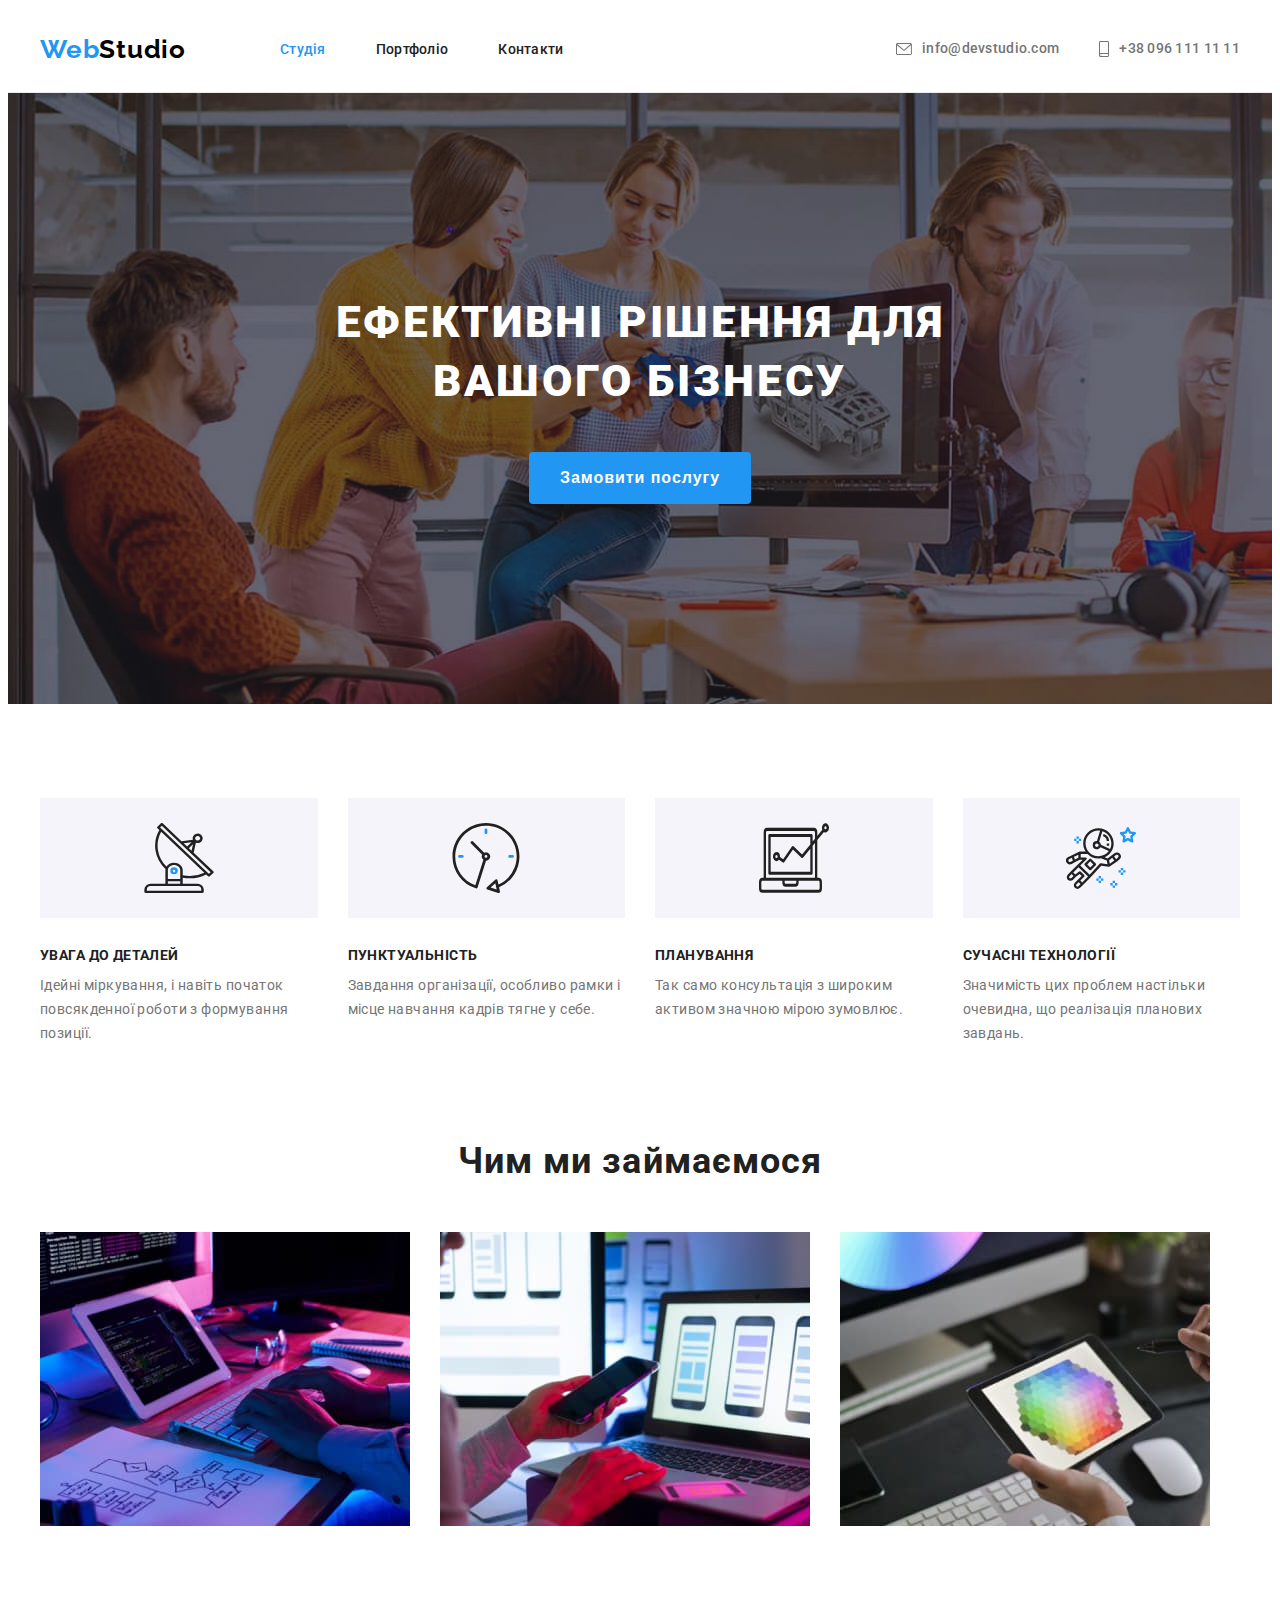
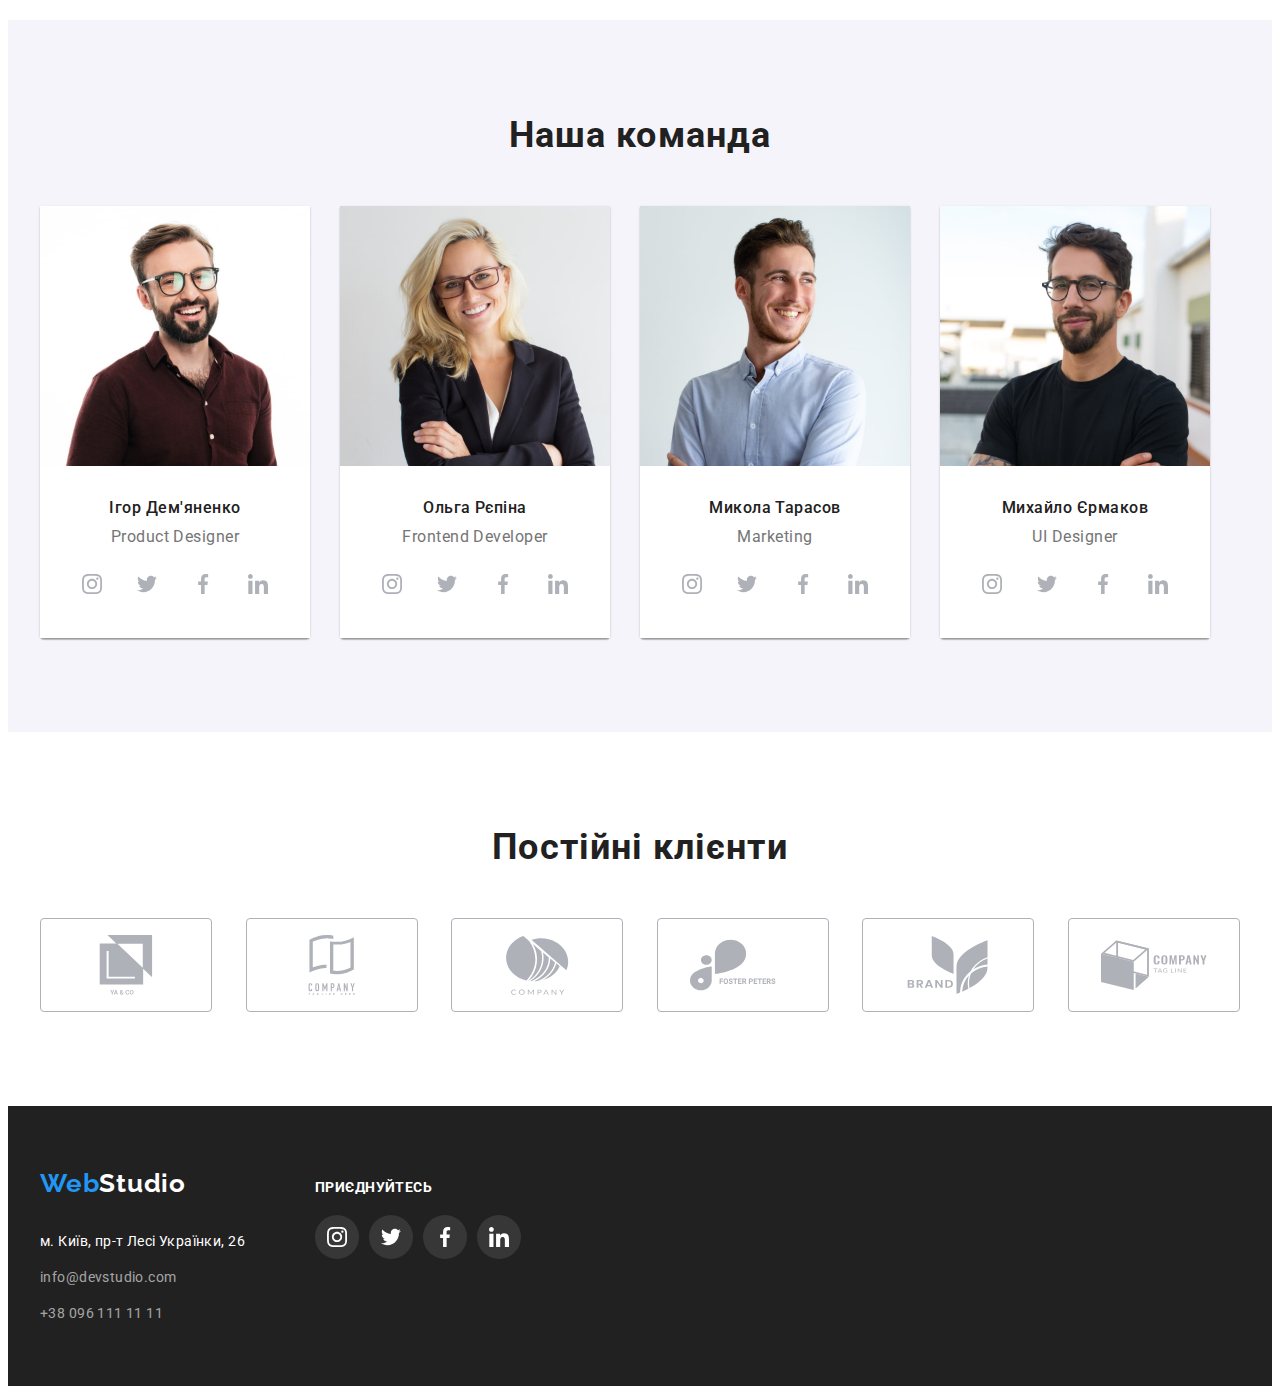
<file: index.html>
<!DOCTYPE html>
<html lang="uk">

<head>
    <meta charset="UTF-8">
    <meta http-equiv="X-UA-Compatible" content="IE=edge">
    <meta name="viewport" content="width=device-width, initial-scale=1.0">
    <title>Document</title>
    <link
        href="https://fonts.googleapis.com/css2?family=Raleway:wght@700&family=Roboto:wght@400;500;700;900&display=swap"
        rel="stylesheet">
    <link rel="stylesheet" href="https://cdnjs.cloudflare.com/ajax/libs/modern-normalize/2.0.0/modern-normalize.min.css"
        integrity="sha512-4xo8blKMVCiXpTaLzQSLSw3KFOVPWhm/TRtuPVc4WG6kUgjH6J03IBuG7JZPkcWMxJ5huwaBpOpnwYElP/m6wg=="
        crossorigin="anonymous" referrerpolicy="no-referrer" />
    <link rel="stylesheet" href="./css/style.css">
</head>

<body>
    <header class="header">
        <div class="container header-container">
            <a class=" logo logo-first-part link" href="">Web<span class="part-logo">Studio</span></a>
            <nav class="navigation">
                <ul class="nav-list list">
                    <li class="nav-link-item"><a class="nav-link-list active link" href="./index.html">Студія</a></li>
                    <li class="nav-link-item"><a class="nav-link-list link" href="./portfolio.html">Портфоліо</a>
                    </li>
                    <li class="nav-link-item"><a class="nav-link-list link" href="">Контакти</a></li>
                </ul>
            </nav>
            <ul class="contact-list list">
                <li class="contact-list-item">
                    <a class="contact-mail link" href="mailto:info@devstudio.com"><svg class="contact-icon-mail">
                            <use href="./images/icons.svg#envelope"></use>
                        </svg>info@devstudio.com</a>
                </li>
                <li class="contact-list-item">
                    <a class="contact-number link" href="tel:+380961111111">
                        <svg class="contact-icon-number">
                            <use href="./images/icons.svg#smartphone"></use>
                        </svg>
                        +38 096 111 11
                        11</a>
                </li>
            </ul>
        </div>
    </header>
    <main>

        <!--HERO-->

        <section class="hero">
            <div class="container">
                <h1 class="hero-title overtitle ">Ефективні рішення для вашого бізнесу</h1>
                <button class="hero-button active-btn" type="button">Замовити послугу</button>
            </div>
        </section>

        <!--ADVANTAGES-->

        <section class="advantages-section section">
            <div class="container">
                <ul class="advantages-list list">
                    <li class="advantages-list-item advantages-icon-antena">
                        <h3 class="advantages-title">Увага до деталей</h3>
                        <p class="advantages-desc">Ідейні міркування, і навіть початок повсякденної роботи з формування
                            позиції.</p>
                    </li>
                    <li class="advantages-list-item advantages-icon-clock">
                        <h3 class="advantages-title">Пунктуальність</h3>
                        <p class="advantages-desc">Завдання організації, особливо рамки і місце навчання кадрів тягне у
                            себе.</p>
                    </li>
                    <li class="advantages-list-item advantages-icon-vector">
                        <h3 class="advantages-title">Планування</h3>
                        <p class="advantages-desc">Так само консультація з широким активом значною мірою зумовлює.</p>
                    </li>
                    <li class="advantages-list-item advantages-icon-astronaut">
                        <h3 class="advantages-title">Сучасні технології</h3>
                        <p class="advantages-desc">Значимість цих проблем настільки очевидна, що реалізація планових
                            завдань.</p>
                    </li>
                </ul>
            </div>
        </section>

        <!--MAIN-->

        <section class="main">
            <div class="container">
                <h2 class="position title">Чим ми займаємося</h2>
                <ul class="main-list list">
                    <li class="main-list-iteam"><img class="main-image" src="./images/box-1.jpg"
                            alt="праця на комп'ютері" width="370" height="294">
                    </li>
                    <li class="main-list-iteam"><img class="main-image" src="./images/box-2.jpg"
                            alt=" ком'ютер і телефон" width="370" height="294">
                    </li>
                    <li class="main-list-iteam"><img class="main-image" src="./images/box-3.jpg" alt="праця на планшеті"
                            width="370" height="294">
                    </li>
                </ul>
            </div>
        </section>

        <!--EMPLOYEES-->

        <section class="employees section">
            <div class="container">
                <h2 class="employees-title position title">Наша команда</h2>
                <ul class="employees-list list">
                    <li class="employees-card">
                        <img class="employees-photo" src="./images/command-4.jpg" alt="чоловік в окулярах" width="270"
                            height="260">
                        <div class="employees-wrapper">
                            <h3 class="employees-name position">Ігор Дем'яненко</h3>
                            <p class="employees-position position" lang="en">Product Designer</p>
                            <ul class="social-list list">
                                <li class="social-list-item">
                                    <a class="social-list-link" href="">
                                        <svg class="social-list-icon" width="20" height="20">
                                            <use href="./images/icons.svg#instagram"></use>
                                        </svg>
                                    </a>
                                </li>
                                <li class="social-list-item">
                                    <a class="social-list-link" href="">
                                        <svg class="social-list-icon" width="20" height="20">
                                            <use href="./images/icons.svg#twitter"></use>
                                        </svg>
                                    </a>
                                </li>
                                <li class="social-list-item">
                                    <a class="social-list-link" href="">
                                        <svg class="social-list-icon" width="20" height="20">
                                            <use href="./images/icons.svg#facebook"></use>
                                        </svg>
                                    </a>
                                </li>
                                <li class="social-list-item">
                                    <a class="social-list-link" href="">
                                        <svg class="social-list-icon" width="20" height="20">
                                            <use href="./images/icons.svg#linkedin"></use>
                                        </svg>
                                    </a>
                                </li>
                            </ul>
                        </div>
                    </li>
                    <li class="employees-card">
                        <img class="employees-photo" src="./images/command-2.jpg" alt="жінка в окулярах" width="270"
                            height="260">
                        <div class="employees-wrapper">
                            <h3 class="employees-name position">Ольга Рєпіна</h3>
                            <p class="employees-position position" lang="en">Frontend Developer</p>
                            <ul class="social-list list">
                                <li class="social-list-item">
                                    <a class="social-list-link" href="">
                                        <svg class="social-list-icon" width="20" height="20">
                                            <use href="./images/icons.svg#instagram"></use>
                                        </svg>
                                    </a>
                                </li>
                                <li class="social-list-item">
                                    <a class="social-list-link" href="">
                                        <svg class="social-list-icon" width="20" height="20">
                                            <use href="./images/icons.svg#twitter"></use>
                                        </svg>
                                    </a>
                                </li>
                                <li class="social-list-item">
                                    <a class="social-list-link" href="">
                                        <svg class="social-list-icon" width="20" height="20">
                                            <use href="./images/icons.svg#facebook"></use>
                                        </svg>
                                    </a>
                                </li>
                                <li class="social-list-item">
                                    <a class="social-list-link" href="">
                                        <svg class="social-list-icon" width="20" height="20">
                                            <use href="./images/icons.svg#linkedin"></use>
                                        </svg>
                                    </a>
                                </li>
                            </ul>
                        </div>
                    </li>
                    <li class="employees-card">
                        <img class="employees-photo" src="./images/command-3.jpg" alt="чоловік" width="270"
                            height="260">
                        <div class="employees-wrapper">
                            <h3 class="employees-name position">Микола Тарасов</h3>
                            <p class="employees-position position" lang="en">Marketing</p>
                            <ul class="social-list list">
                                <li class="social-list-item">
                                    <a class="social-list-link" href="">
                                        <svg class="social-list-icon" width="20" height="20">
                                            <use href="./images/icons.svg#instagram"></use>
                                        </svg>
                                    </a>
                                </li>
                                <li class="social-list-item">
                                    <a class="social-list-link" href="">
                                        <svg class="social-list-icon" width="20" height="20">
                                            <use href="./images/icons.svg#twitter"></use>
                                        </svg>
                                    </a>
                                </li>
                                <li class="social-list-item">
                                    <a class="social-list-link" href="">
                                        <svg class="social-list-icon" width="20" height="20">
                                            <use href="./images/icons.svg#facebook"></use>
                                        </svg>
                                    </a>
                                </li>
                                <li class="social-list-item">
                                    <a class="social-list-link" href="">
                                        <svg class="social-list-icon" width="20" height="20">
                                            <use href="./images/icons.svg#linkedin"></use>
                                        </svg>
                                    </a>
                                </li>
                            </ul>
                        </div>
                    </li>
                    <li class="employees-card">
                        <img class="employees-photo" src="./images/command-1.jpg" alt="чоловік в окулярах" width="270"
                            height="260">
                        <div class="employees-wrapper">
                            <h3 class="employees-name position">Михайло Єрмаков</h3>
                            <p class="employees-position position" lang="en">UI Designer</p>
                            <ul class="social-list list">
                                <li class="social-list-item">
                                    <a class="social-list-link" href="">
                                        <svg class="social-list-icon" width="20" height="20">
                                            <use href="./images/icons.svg#instagram"></use>
                                        </svg>
                                    </a>
                                </li>
                                <li class="social-list-item">
                                    <a class="social-list-link" href="">
                                        <svg class="social-list-icon" width="20" height="20">
                                            <use href="./images/icons.svg#twitter"></use>
                                        </svg>
                                    </a>
                                </li>
                                <li class="social-list-item">
                                    <a class="social-list-link" href="">
                                        <svg class="social-list-icon" width="20" height="20">
                                            <use href="./images/icons.svg#facebook"></use>
                                        </svg>
                                    </a>
                                </li>
                                <li class="social-list-item">
                                    <a class="social-list-link" href="">
                                        <svg class="social-list-icon" width="20" height="20">
                                            <use href="./images/icons.svg#linkedin"></use>
                                        </svg>
                                    </a>
                                </li>
                            </ul>
                        </div>
                    </li>
                </ul>
            </div>
        </section>

        <!------CUSTOMER------>

        <section class="customer section">
            <div class="container">
                <h2 class="title position">Постійні клієнти</h2>
                <ul class="customer-list list">
                    <li class="customer-list-item">
                        <a class="customer-link-list" href="">
                            <svg class="customer-list-icon" width="106" height="60">
                                <use href="./images/icons.svg#buyer-1"></use>
                            </svg>
                        </a>
                    </li>
                    <li class="customer-list-item">
                        <a class="customer-link-list" href="">
                            <svg class="customer-list-icon" width="106" height="60">
                                <use href="./images/icons.svg#buyer-2"></use>
                            </svg>
                        </a>
                    </li>
                    <li class="customer-list-item">
                        <a class="customer-link-list" href="">
                            <svg class="customer-list-icon" width="106" height="60">
                                <use href="./images/icons.svg#buyer-3"></use>
                            </svg>
                        </a>
                    </li>
                    <li class="customer-list-item">
                        <a class="customer-link-list" href="">
                            <svg class="customer-list-icon" width="106" height="60">
                                <use href="./images/icons.svg#buyer-4"></use>
                            </svg>
                        </a>
                    </li>
                    <li class="customer-list-item">
                        <a class="customer-link-list" href="">
                            <svg class="customer-list-icon" width="106" height="60">
                                <use href="./images/icons.svg#buyer-5"></use>
                            </svg>
                        </a>
                    </li>
                    <li class="customer-list-item">
                        <a class="customer-link-list" href="">
                            <svg class="customer-list-icon" width="106" height="60">
                                <use href="./images/icons.svg#buyer-6"></use>
                            </svg>
                        </a>
                    </li>
                </ul>
            </div>
        </section>


    </main>
    <footer class="footer decoration">
        <div class="container container-join">
            <div class="adress-container">
                <a class="logo link" href="">Web<span class="second-part">Studio</span></a>
                <address class="contact-info">
                    <p class="address">м. Київ, пр-т Лесі Українки, 26</p>
                    <ul class="list">
                        <li class="info">
                            <a class="info-mail link" href="mailto:info@devstudio.com ">info@devstudio.com</a>
                        </li>
                        <li class="info">
                            <a class="info-number link" href="tel:+380961111111">+38 096 111 11 11</a>
                        </li>
                    </ul>
                </address>
            </div>
            <div class="social-join">
                <h2 class="social">приєднуйтесь</h2>
                <ul class="social-list list">
                    <li class="social-list-item">
                        <a class="social-list-link-join" href="">
                            <svg class="social-list-icon-join" width="20" height="20">
                                <use href="./images/icons.svg#instagram"></use>
                            </svg>
                        </a>
                    </li>
                    <li class="social-list-item">
                        <a class="social-list-link-join" href="">
                            <svg class="social-list-icon-join" width="20" height="20">
                                <use href="./images/icons.svg#twitter"></use>
                            </svg>
                        </a>
                    </li>
                    <li class="social-list-item">
                        <a class="social-list-link-join" href="">
                            <svg class="social-list-icon-join" width="20" height="20">
                                <use href="./images/icons.svg#facebook"></use>
                            </svg>
                        </a>
                    </li>
                    <li class="social-list-item">
                        <a class="social-list-link-join" href="">
                            <svg class="social-list-icon-join" width="20" height="20">
                                <use href="./images/icons.svg#linkedin"></use>
                            </svg>
                        </a>
                    </li>
                </ul>
            </div>
        </div>
    </footer>

</body>

</html>
</file>
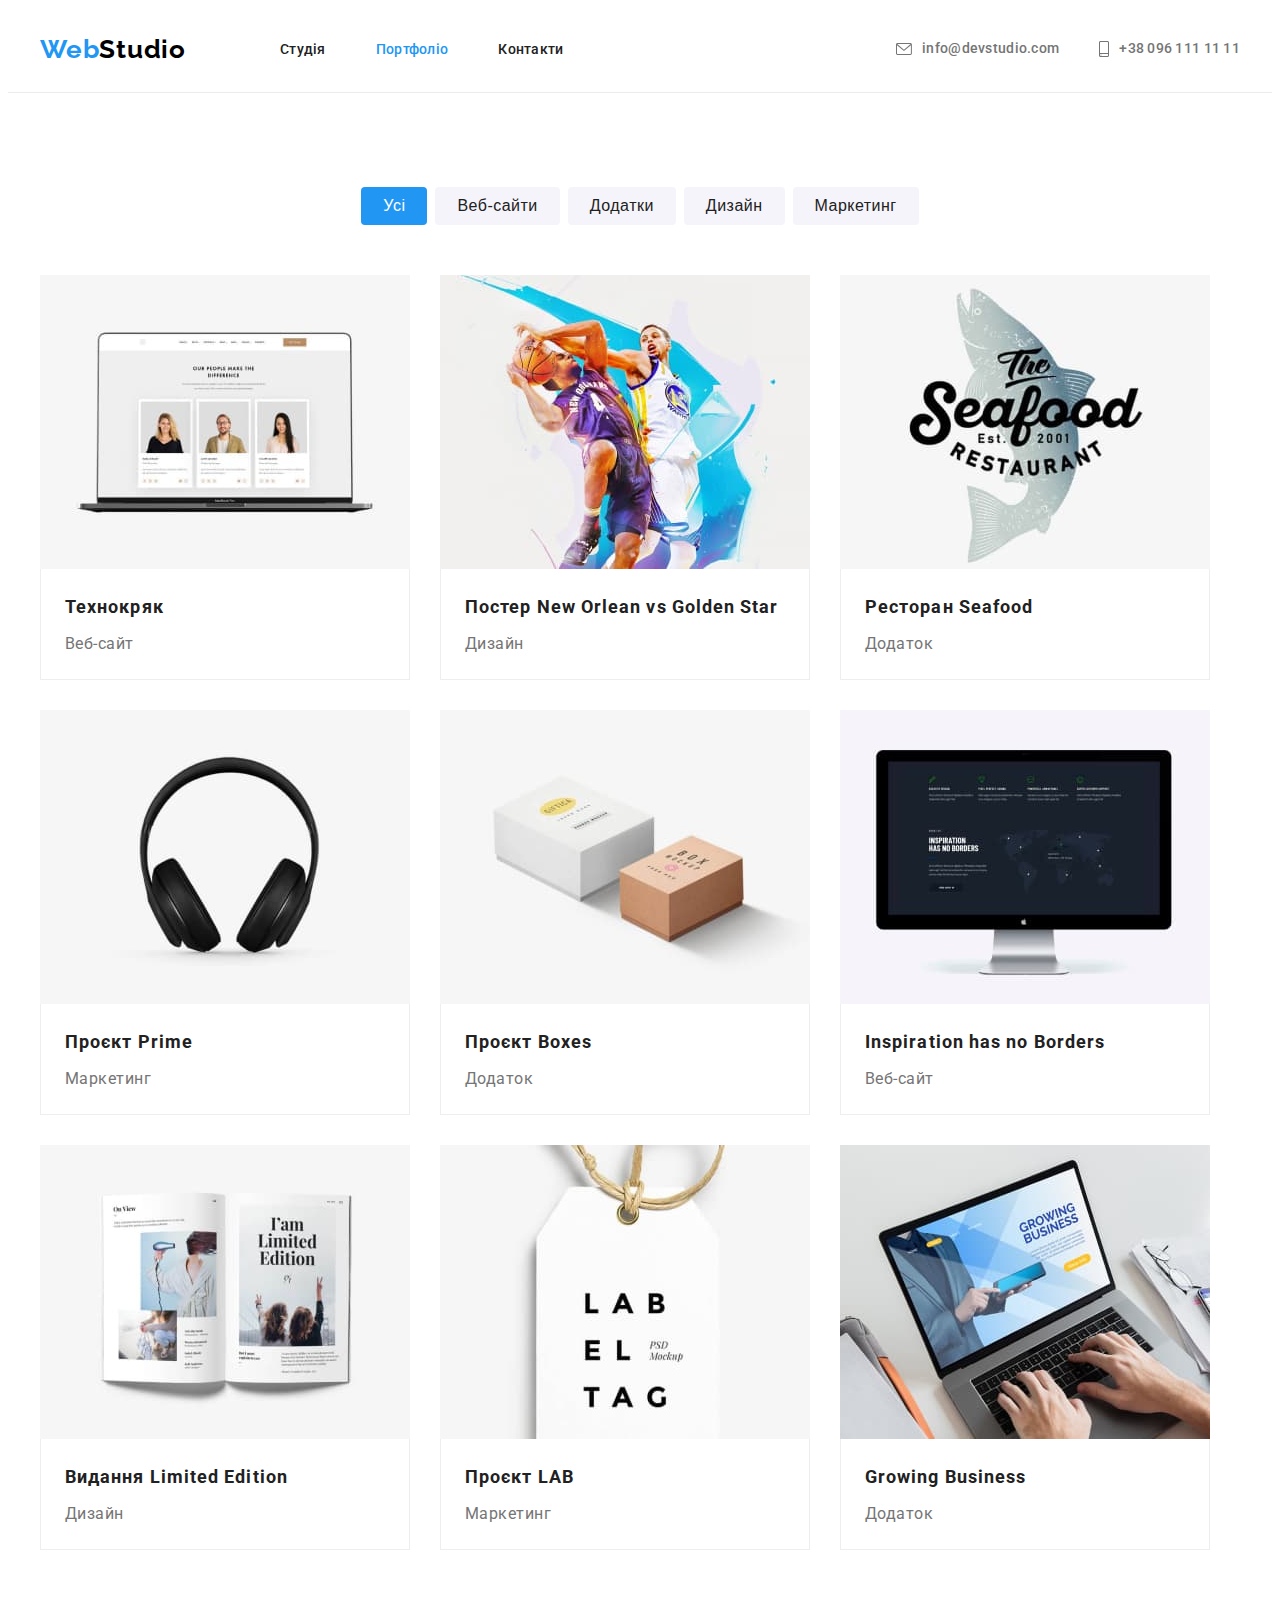
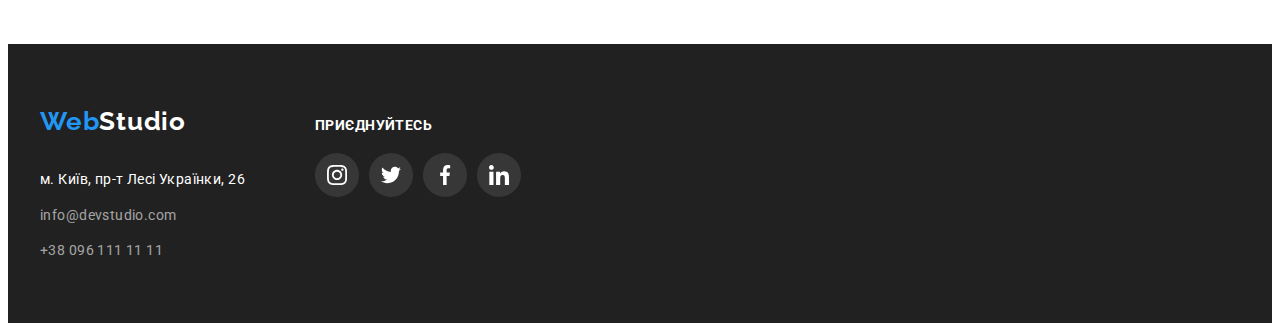
<file: portfolio.html>
<!DOCTYPE html>
<html lang="uk">

<head>
    <meta charset="UTF-8">
    <meta http-equiv="X-UA-Compatible" content="IE=edge">
    <meta name="viewport" content="width=device-width, initial-scale=1.0">
    <title>Document</title>
    <link
        href="https://fonts.googleapis.com/css2?family=Raleway:wght@700&family=Roboto:wght@400;500;700;900&display=swap"
        rel="stylesheet">
    <link rel="stylesheet" href="https://cdnjs.cloudflare.com/ajax/libs/modern-normalize/2.0.0/modern-normalize.min.css"
        integrity="sha512-4xo8blKMVCiXpTaLzQSLSw3KFOVPWhm/TRtuPVc4WG6kUgjH6J03IBuG7JZPkcWMxJ5huwaBpOpnwYElP/m6wg=="
        crossorigin="anonymous" referrerpolicy="no-referrer" />
    <link rel="stylesheet" href="./css/style.css">
</head>

<body>
    <header class="header">
        <div class="container header-container">
            <a class="logo logo-first-part link" href="./index.html">Web<span class="part-logo">Studio</span></a>
            <nav class="navigation">
                <ul class="nav-list list">
                    <li class="nav-link-item"><a class="nav-link-list link" href="./index.html">Студія</a></li>
                    <li class="nav-link-item"><a class="nav-link-list active link" href="">Портфоліо</a></li>
                    <li class="nav-link-item"><a class="nav-link-list link" href="">Контакти</a></li>
                </ul>
            </nav>
            <ul class="contact-list list">
                <li class="contact-list-item"><a class="contact-mail link" href="mainto:info@devstudio.com"><svg
                            class="contact-icon-mail">
                            <use href="./images/icons.svg#envelope"></use>
                        </svg>info@devstudio.com</a></li>
                <li class="contact-list-item"><a class="contact-number link" href="tel:+380961111111"><svg
                            class="contact-icon-number">
                            <use href="./images/icons.svg#smartphone"></use>
                        </svg>+38 096 111 11
                        11</a>
                </li>
            </ul>
        </div>
    </header>
    <main>

        <!--Prodjects-->

        <section class="project section">
            <div class="container">
                <h1 hidden>Відділи портфоліо</h1>
                <ul class="project-filtr list">
                    <li class="project-filtr-item">
                        <button class="headline-btn active-btn" type="button">Усі</button>
                    </li>
                    <li class="project-filtr-item">
                        <button class="headline-btn" type="button">Веб-сайти</button>
                    </li>
                    <li class="project-filtr-item">
                        <button class="headline-btn" type="button">Додатки</button>
                    </li>
                    <li class="project-filtr-item">
                        <button class="headline-btn" type="button">Дизайн</button>
                    </li>
                    <li class="project-filtr-item">
                        <button class="headline-btn" type="button">Маркетинг</button>
                    </li>
                </ul>
                <h2 hidden>Проекти</h2>
                <ul class="project-list list">
                    <li class="project-list-item">
                        <a class="project-list-link link" href="">
                            <img class="project-photo" src="./images/prodject-1.jpg"
                                alt="ноутбук зі зображеням людей на єкрані" width="370" height="294">
                            <div class="project-items">
                                <h3 class="project-name">Технокряк</h3>
                                <p class="project-department">Веб-сайт</p>
                            </div>
                        </a>
                    </li>
                    <li class="project-list-item">
                        <a class="project-list-link link" href="">
                            <img class="project-photo" src="./images/prodject-2.jpg"
                                alt="два чоловіка грають в баскетбол" width="370" height="294">
                            <div class="project-items">
                                <h3 class="project-name">Постер New Orlean vs Golden Star</h3>
                                <p class="project-department">Дизайн</p>
                            </div>
                        </a>
                    </li>
                    <li class="project-list-item">
                        <a class="project-list-link link" href="">
                            <img class="project-photo" src="./images/prodject-3.jpg" alt="логотип ресторана" width="370"
                                height="294">
                            <div class="project-items">
                                <h3 class="project-name">Ресторан Seafood</h3>
                                <p class="project-department">Додаток</p>
                            </div>
                        </a>
                    </li>
                    <li class="project-list-item">
                        <a class="project-list-link link" href="">
                            <img class="project-photo" src="./images/prodject-4.jpg" alt="чорны наушники" width="370"
                                height="294">
                            <div class="project-items">
                                <h3 class="project-name">Проєкт Prime</h3>
                                <p class="project-department">Маркетинг</p>
                            </div>
                        </a>
                    </li>
                    <li class="project-list-item">
                        <a class="project-list-link link" href="">
                            <img class="project-photo" src="./images/prodject-5.jpg"
                                alt="дві коробочки колору бежевого і білого" width="370" height="294">
                            <div class="project-items">
                                <h3 class="project-name">Проєкт Boxes</h3>
                                <p class="project-department">Додаток</p>
                            </div>
                        </a>
                    </li>
                    <li class="project-list-item">
                        <a class="project-list-link link" href="">
                            <img class="project-photo" src="./images/prodject-6.jpg" alt="комп'ютер" width="370"
                                height="294">
                            <div class="project-items">
                                <h3 class="project-name" lang="en">Inspiration has no Borders</h3>
                                <p class="project-department">Веб-сайт</p>
                            </div>
                        </a>
                    </li>
                    <li class="project-list-item">
                        <a class="project-list-link link" href="">
                            <img class="project-photo" src="./images/prodject-7.jpg" alt="відкритий журнал" width="370"
                                height="294">
                            <div class="project-items">
                                <h3 class="project-name">Видання Limited Edition</h3>
                                <p class="project-department">Дизайн</p>
                            </div>
                        </a>
                    </li>
                    <li class="project-list-item">
                        <a class="project-list-link link" href="">
                            <img class="project-photo" src="./images/prodject-8.jpg" alt="лого проекта LAB" width="370"
                                height="294">
                            <div class="project-items">
                                <h3 class="project-name">Проєкт LAB</h3>
                                <p class="project-department">Маркетинг</p>
                            </div>
                        </a>
                    </li>
                    <li class="project-list-item">
                        <a class="project-list-link link" href="">
                            <img class="project-photo" src="./images/prodject-9.jpg"
                                alt="ноутбук зі зображенням на екрані проекту" width="370" height="294">
                            <div class="project-items">
                                <h3 class="project-name" lang="en">Growing Business</h3>
                                <p class="project-department">Додаток</p>
                            </div>
                        </a>
                    </li>
                </ul>
            </div>
        </section>
    </main>
    <footer class="footer decoration">
        <div class="container container-join">
            <div class="adress-container">
                <a class="logo link" href="">Web<span class="second-part">Studio</span></a>
                <address class="contact-info">
                    <p class="address">м. Київ, пр-т Лесі Українки, 26</p>
                    <ul class="list">
                        <li class="info">
                            <a class="info-mail link" href="mailto:info@devstudio.com ">info@devstudio.com</a>
                        </li>
                        <li>
                            <a class="info-number link" href="tel:+380961111111">+38 096 111 11 11</a>
                        </li>
                    </ul>
                </address>
            </div>
            <div class="social-join">
                <h2 class="social">приєднуйтесь</h2>
                <ul class="social-list list">
                    <li class="social-list-item">
                        <a class="social-list-link-join" href="">
                            <svg class="social-list-icon-join" width="20" height="20">
                                <use href="./images/icons.svg#instagram"></use>
                            </svg>
                        </a>
                    </li>
                    <li class="social-list-item">
                        <a class="social-list-link-join" href="">
                            <svg class="social-list-icon-join" width="20" height="20">
                                <use href="./images/icons.svg#twitter"></use>
                            </svg>
                        </a>
                    </li>
                    <li class="social-list-item">
                        <a class="social-list-link-join" href="">
                            <svg class="social-list-icon-join" width="20" height="20">
                                <use href="./images/icons.svg#facebook"></use>
                            </svg>
                        </a>
                    </li>
                    <li class="social-list-item">
                        <a class="social-list-link-join" href="">
                            <svg class="social-list-icon-join" width="20" height="20">
                                <use href="./images/icons.svg#linkedin"></use>
                            </svg>
                        </a>
                    </li>
                </ul>
            </div>
    </footer>

    </div>

</body>

</html>
</file>
<file: css/style.css>
:root {
    --primare-font-family: 'Roboto', sans-serif;
    --second-font-family: 'Raleway', sans-serif;
    --primare-text-color-theme-dark: #212121;
    --secondary-text-color-theme-dark: #757575;
    --primare-text-color-theme-light: #ffffff;
    --secondary-text-color-theme-light: rgba(255, 255, 255, 0.6);
    --accent-color: #2196F3;
    --part-logo-color: #000000;
    --first-decoration-backgraund: #2F303A;
    --second-decoration-backgroend: #F5F4FA;
}

body {
    font-family: var(--primare-font-family);
    color: var(--primare-text-color-theme-dark);
}

h1,
h2,
h3,
p {
    margin-top: 0;
    margin-bottom: 0;
}

ul {
    margin-top: 0;
    margin-bottom: 0;
    padding-left: 0;
}

img {
    display: block;
}

address {
    font-style: normal;
}

.link {
    text-decoration: none;
}


.list {
    list-style: none;
}

.container {
    width: 1200px;
    padding-left: 15px;
    padding-right: 15px;
    margin-left: auto;
    margin-right: auto;
}

.section {
    padding-top: 94px;
    padding-bottom: 94px;
}

.header-container {
    display: flex;
    align-items: center;
}

.header {
    max-width: 1600px;
    margin-left: auto;
    margin-right: auto;
    border-bottom: 1px solid #ECECEC;
}

.logo {
    font-family: 'Raleway';
    font-weight: 700;
    font-size: 26px;
    line-height: 1.38;
    letter-spacing: 0.03em;
    color: var(--accent-color);
}

.logo-first-part {
    margin-right: 94px;
}

.part-logo {
    color: var(--part-logo-color);
}

.nav-list {
    display: flex;
}

.nav-link-list {
    display: block;
    padding-top: 32px;
    padding-bottom: 32px;
    font-weight: 500;
    font-size: 14px;
    line-height: 1.4;
    letter-spacing: 0.02em;
    color: var(--primare-text-color-theme-dark);
}

.nav-link-list:hover,
.nav-link-list:focus {
    color: var(--accent-color);
}

.nav-link-item:not(:last-child) {
    margin-right: 50px;
}

.contact-list {
    display: flex;
    margin-left: auto;
}

.contact-list-item:not(:last-child) {
    margin-right: 40px;
}

.contact-mail,
.contact-number {
    display: inline-flex;
    align-items: center;
    font-weight: 500;
    font-size: 14px;
    line-height: 1.4;
    letter-spacing: 0.02em;
    color: var(--secondary-text-color-theme-dark);
}


.contact-mail:hover,
.contact-mail:focus {
    color: var(--accent-color);
}

.contact-icon-mail {
    width: 16px;
    height: 12px;
    fill: var(--secondary-text-color-theme-dark);
    margin-right: 10px;
}


.contact-mail:hover .contact-icon-mail,
.contact-mail:focus .contact-icon-mail {
    fill: var(--accent-color);
}


.contact-icon-number {
    width: 10px;
    height: 16px;
    fill: var(--secondary-text-color-theme-dark);
    margin-right: 10px;
}

.contact-number:hover .contact-icon-number,
.contact-number:focus .contact-icon-number {
    fill: var(--accent-color);
}

.contact-number:hover,
.contact-number:focus {
    color: var(--accent-color);
}

.active {
    color: var(--accent-color);
}


/*---------START HERO---------*/
.hero {
    max-width: 1600px;
    margin-left: auto;
    margin-right: auto;
    background-image: linear-gradient(rgba(47, 48, 58, 0.4), rgba(47, 48, 58, 0.4)), url(../images/hero/Img.jpg);
    background-size: cover;
    text-align: center;
    padding-top: 200px;
    padding-bottom: 200px;
    background-color: var(--first-decoration-backgraund);
}

.hero-title {
    font-weight: 900;
    font-size: 44px;
    line-height: 1.36;
    letter-spacing: 0.06em;
    text-transform: uppercase;
    text-align: center;
    color: var(--primare-text-color-theme-light);
    margin-bottom: 40px;
}

.overtitle {
    max-width: 696px;
    margin-right: auto;
    margin-left: auto;
}

.hero-button {
    min-width: 216px;
    padding: 10px 30px;
    font-weight: 700;
    font-size: 16px;
    line-height: 1.88;
    letter-spacing: 0.06em;
    text-align: center;
    border-radius: 4px;
    border: 1px solid transparent;
    color: var(--primare-text-color-theme-light);
}

.hero-button:hover,
.hero-button:focus {
    background-color: var(--accent-color);
}

.position {
    text-align: center;
}

/*--------END HERO-----------*/
/*-----START ADVANTAGES------*/
.advantages-section {
    padding-top: 94px;
}


.advantages-list {
    display: flex;
    margin-left: -30px;
}

.advantages-list-item {
    flex-basis: calc((100% - 90px) / 4);
    margin-left: 30px;
}

.advantages-list-item::before {
    display: block;
    content: "";
    height: 120px;
    background-size: 70px 70px;
    background-repeat: no-repeat;
    background-position: center;
    background-color: #F5F4FA;
    margin-bottom: 30px;
}

.advantages-icon-antena::before {
    background-image: url(../images/antena.svg);
}

.advantages-icon-clock::before {
    background-image: url(../images/clock\ 1.svg);
}

.advantages-icon-vector::before {
    background-image: url(../images/vector.svg);
}

.advantages-icon-astronaut::before {
    background-image: url(../images/astronaut\ 1.svg);
}

.advantages-title {
    font-weight: 700;
    font-size: 14px;
    line-height: 1.14;
    letter-spacing: 0.03em;
    text-transform: uppercase;
    margin-bottom: 10px;
}

.advantages-desc {
    font-size: 14px;
    line-height: 1.71;
    letter-spacing: 0.03em;
    color: var(--secondary-text-color-theme-dark);
}

/*------END ADVANTAGES-------*/
/*-----START MAIN-----*/

.main {
    padding-bottom: 94px;
}

.title {
    font-weight: 700;
    font-size: 36px;
    line-height: 1.17;
    letter-spacing: 0.03em;
    margin-bottom: 50px;
}

.main-list {
    display: flex;
    margin-left: -30px;
}

.main-list-iteam {
    width: 370px;
    margin-left: 30px;
}

/*------END MAIN-------*/
/*-----START EMPLOYEES------*/
.employees {
    background-color: var(--second-decoration-backgroend);
}

.employees-title {
    background-color: var(--second-decoration-backgroend);
}

.employees-list {
    display: flex;
    margin-left: -30px;
}

.employees-card {
    margin-left: 30px;
    box-shadow: 0px 1px 3px rgba(0, 0, 0, 0.12),
        0px 1px 1px rgba(0, 0, 0, 0.14),
        0px 2px 1px rgba(0, 0, 0, 0.2);
    border-radius: 0px 0px 4px 4px;
}

.employees-wrapper {
    padding: 32px 30px;
    background-color: #ffffff;


}

.employees-name {
    font-weight: 500;
    font-size: 16px;
    line-height: 1.19;
    letter-spacing: 0.03em;
    color: var(--primare-text-color-theme-dark);
    margin-bottom: 10px;
}

.employees-position {
    font-size: 16px;
    line-height: 1.19;
    letter-spacing: 0.03em;
    color: var(--secondary-text-color-theme-dark);
    margin-bottom: 16px;
}

.social-list {
    display: flex;
    justify-content: space-between;
}

.social-list-link {
    display: flex;
    align-items: center;
    justify-content: center;
    width: 44px;
    height: 44px;
    border-radius: 50%;
}

.social-list-icon {
    fill: #AFB1B8;
}

.social-list-link:hover,
.social-list-link:focus {
    background-color: var(--accent-color);
}

.social-list-link:hover .social-list-icon,
.social-list-link:focus .social-list-icon {
    fill: var(--primare-text-color-theme-light);
}

/*-----END EMPLOYEES-----*/

/*------START CUSTOMER-----*/

.customer-list {
    display: flex;
    justify-content: space-between;
}

.customer-link-list {
    display: flex;
    align-items: center;
    justify-content: center;
    width: 170px;
    height: 92px;
    border: 1px solid #AFB1B8;
    border-radius: 4px;
}

.customer-link-list:hover,
.customer-link-list:focus {
    border: 1px solid var(--accent-color);
}

.customer-link-list:hover .customer-list-icon,
.customer-link-list:focus .customer-list-icon {
    fill: var(--accent-color);
}

.customer-list-icon {
    fill: #AFB1B8;
}


/*------END CUSTOMER-------*/


/*-----START FOOTER------*/
.footer {
    max-width: 1600px;
    margin-left: auto;
    margin-right: auto;
    padding-top: 60px;
    padding-bottom: 60px;
    background-color: var(--primare-text-color-theme-dark);
}

.second-part {
    color: var(--primare-text-color-theme-light);
}

.contact-info {
    margin-top: 28px;
    margin-right: 70px;
}

.address {
    font-style: normal;
    font-weight: 400;
    font-size: 14px;
    line-height: 1.71;
    letter-spacing: 0.03em;
    margin-bottom: 12px;
    color: var(--primare-text-color-theme-light);
}

.info-mail {
    font-style: normal;
    font-weight: 400;
    font-size: 14px;
    line-height: 1.71;
    letter-spacing: 0.03em;
    color: var(--secondary-text-color-theme-light);
}

.info-mail:hover,
.info-mail:focus {
    color: var(--primare-text-color-theme-light);
}

.info:not(:last-child) {
    margin-bottom: 12px;
}

.info-number {
    font-style: normal;
    font-weight: 400;
    font-size: 14px;
    line-height: 1.71;
    letter-spacing: 0.03em;
    color: var(--secondary-text-color-theme-light);
}

.info-number:hover,
.info-number:focus {
    color: var(--primare-text-color-theme-light);
}

.container-join {
    display: flex;
    align-items: baseline;
}

.social {
    font-weight: 700;
    font-size: 14px;
    line-height: 16px;
    letter-spacing: 0.03em;
    text-transform: uppercase;
    color: var(--primare-text-color-theme-light);
    margin-bottom: 20px;
}

.social-list-item:not(:last-child) {
    margin-right: 10px;

}

.social-list-link-join {
    display: flex;
    align-items: center;
    justify-content: center;
    width: 44px;
    height: 44px;
    border-radius: 50%;
    background-color: rgba(255, 255, 255, 0.1);
}

.social-list-link-join:hover,
.social-list-link-join:focus {
    background-color: var(--accent-color);
}

.social-list-icon-join {
    fill: #ffffff;
}

/*---------END FOOTER---------*/

/*---------PORTFOLIO----------*/

/*------START PROJECT------*/
.project {
    padding-top: 94px;
    padding-bottom: 94px;
}

.headline-btn {
    font-weight: 500;
    font-size: 16px;
    line-height: 1.62;
    letter-spacing: 0.03em;
    cursor: pointer;
    color: var(--primare-text-color-theme-dark);
    background-color: var(--second-decoration-backgroend);
    border: none;
    border-radius: 4px;
    padding: 6px 22px;
}

.headline-btn:hover,
.headline-btn:focus {
    background-color: var(--accent-color);
    color: var(--primare-text-color-theme-light);
    box-shadow: 0px 3px 1px rgba(0, 0, 0, 0.1), 0px 1px 2px rgba(0, 0, 0, 0.08), 0px 2px 2px rgba(0, 0, 0, 0.12);
}

.active-btn {
    background-color: var(--accent-color);
    color: var(--primare-text-color-theme-light);
}

.project-filtr {
    display: flex;
    justify-content: center;
}

.project-filtr-item:not(:last-child) {
    margin-right: 8px;
}

.project-list {
    display: flex;
    flex-wrap: wrap;
    margin-top: 50px;
}

.project-list-item {
    width: 370px;
    margin-right: 30px;
    margin-bottom: 30px;
}

.project-list-link:hover,
.project-list-link:focus {
    display: block;
    border: 1px solid #EEEEEE;
    box-shadow: 0px 1px 1px rgba(0, 0, 0, 0.12), 0px 4px 4px rgba(0, 0, 0, 0.06), 1px 4px 6px rgba(0, 0, 0, 0.16);
}

.project-list-item:nth-child(3n) {
    margin-right: 0;
}

.project-list-item:nth-last-child(-n+3) {
    margin-bottom: 0;
}

.project-items {
    padding: 20px 24px;
    border: 1px solid #EEEEEE;
    border-top: 0;
}

.project-name {
    font-weight: 700;
    font-size: 18px;
    line-height: 2.00;
    letter-spacing: 0.06em;
    color: var(--primare-text-color-theme-dark);
    margin-bottom: 4px;
}

.project-department {
    font-size: 16px;
    line-height: 1.88;
    letter-spacing: 0.03em;
    color: var(--secondary-text-color-theme-dark);
}
</file>
